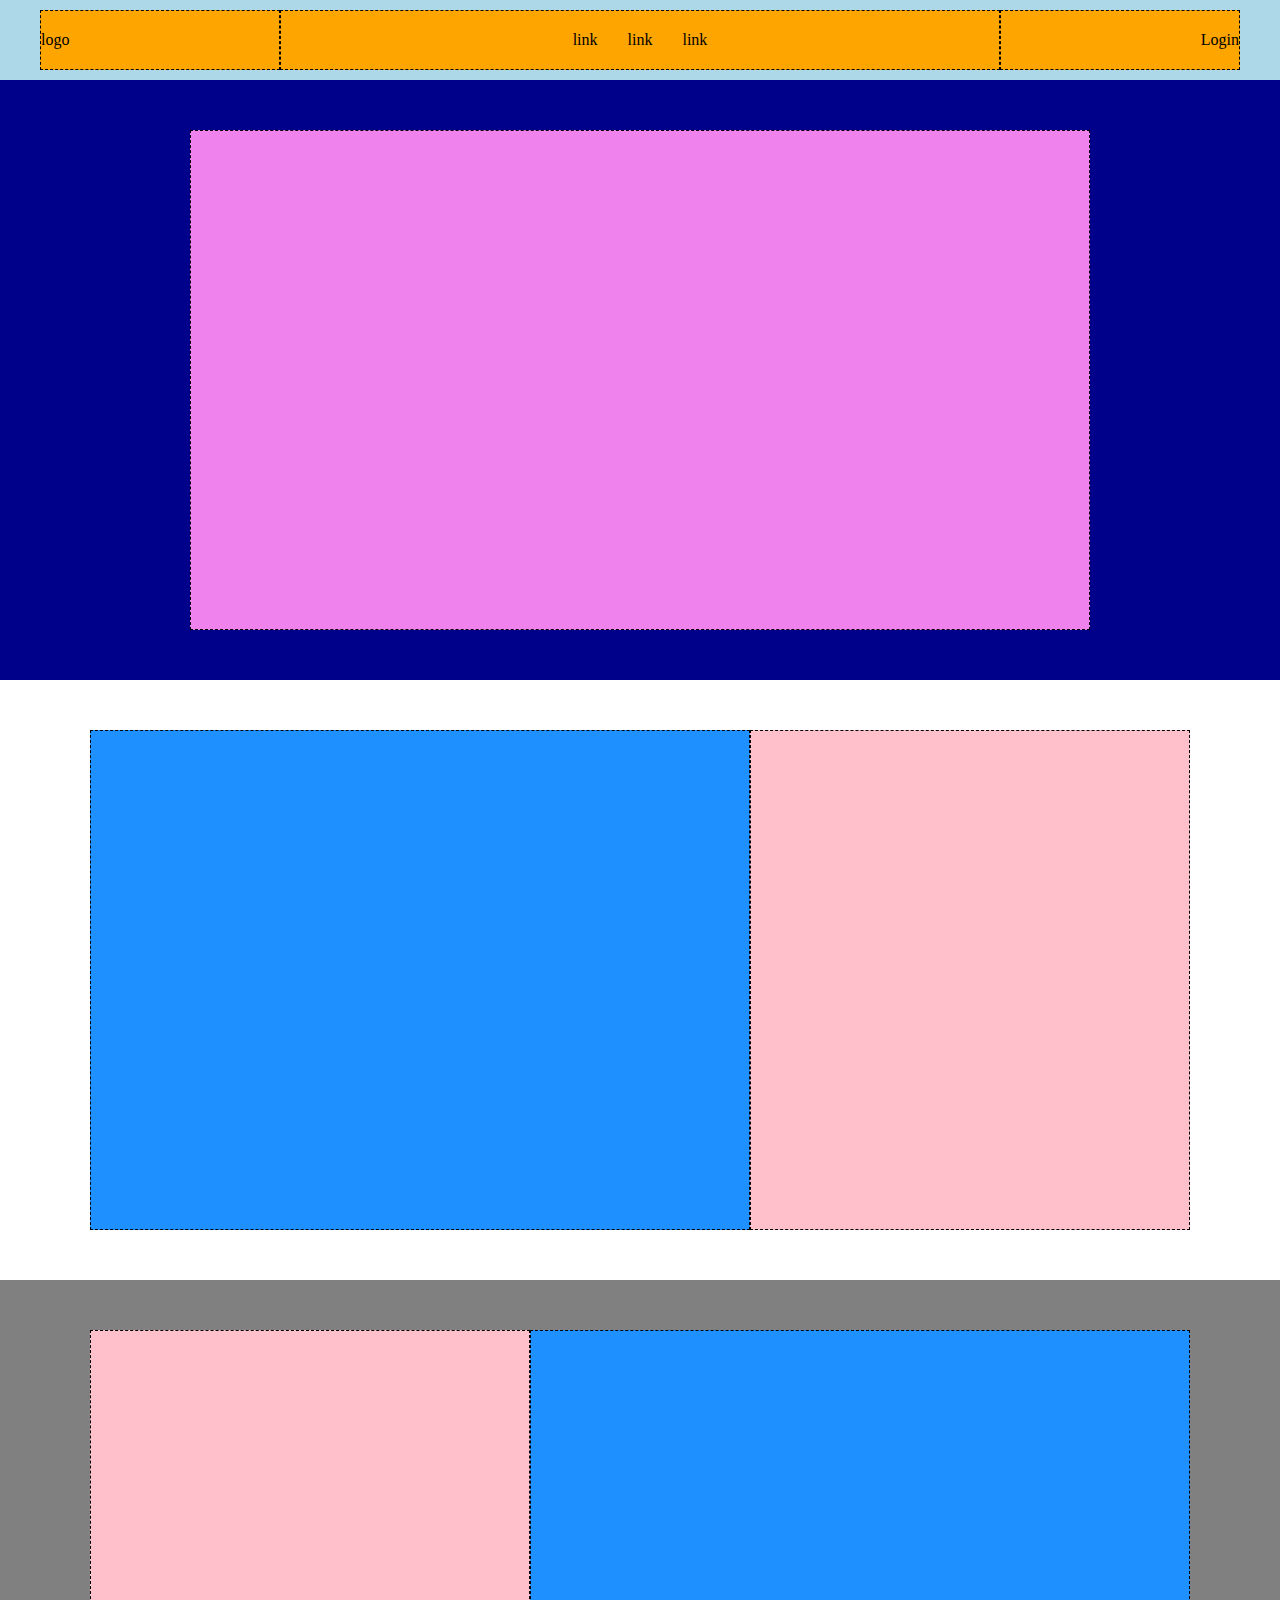
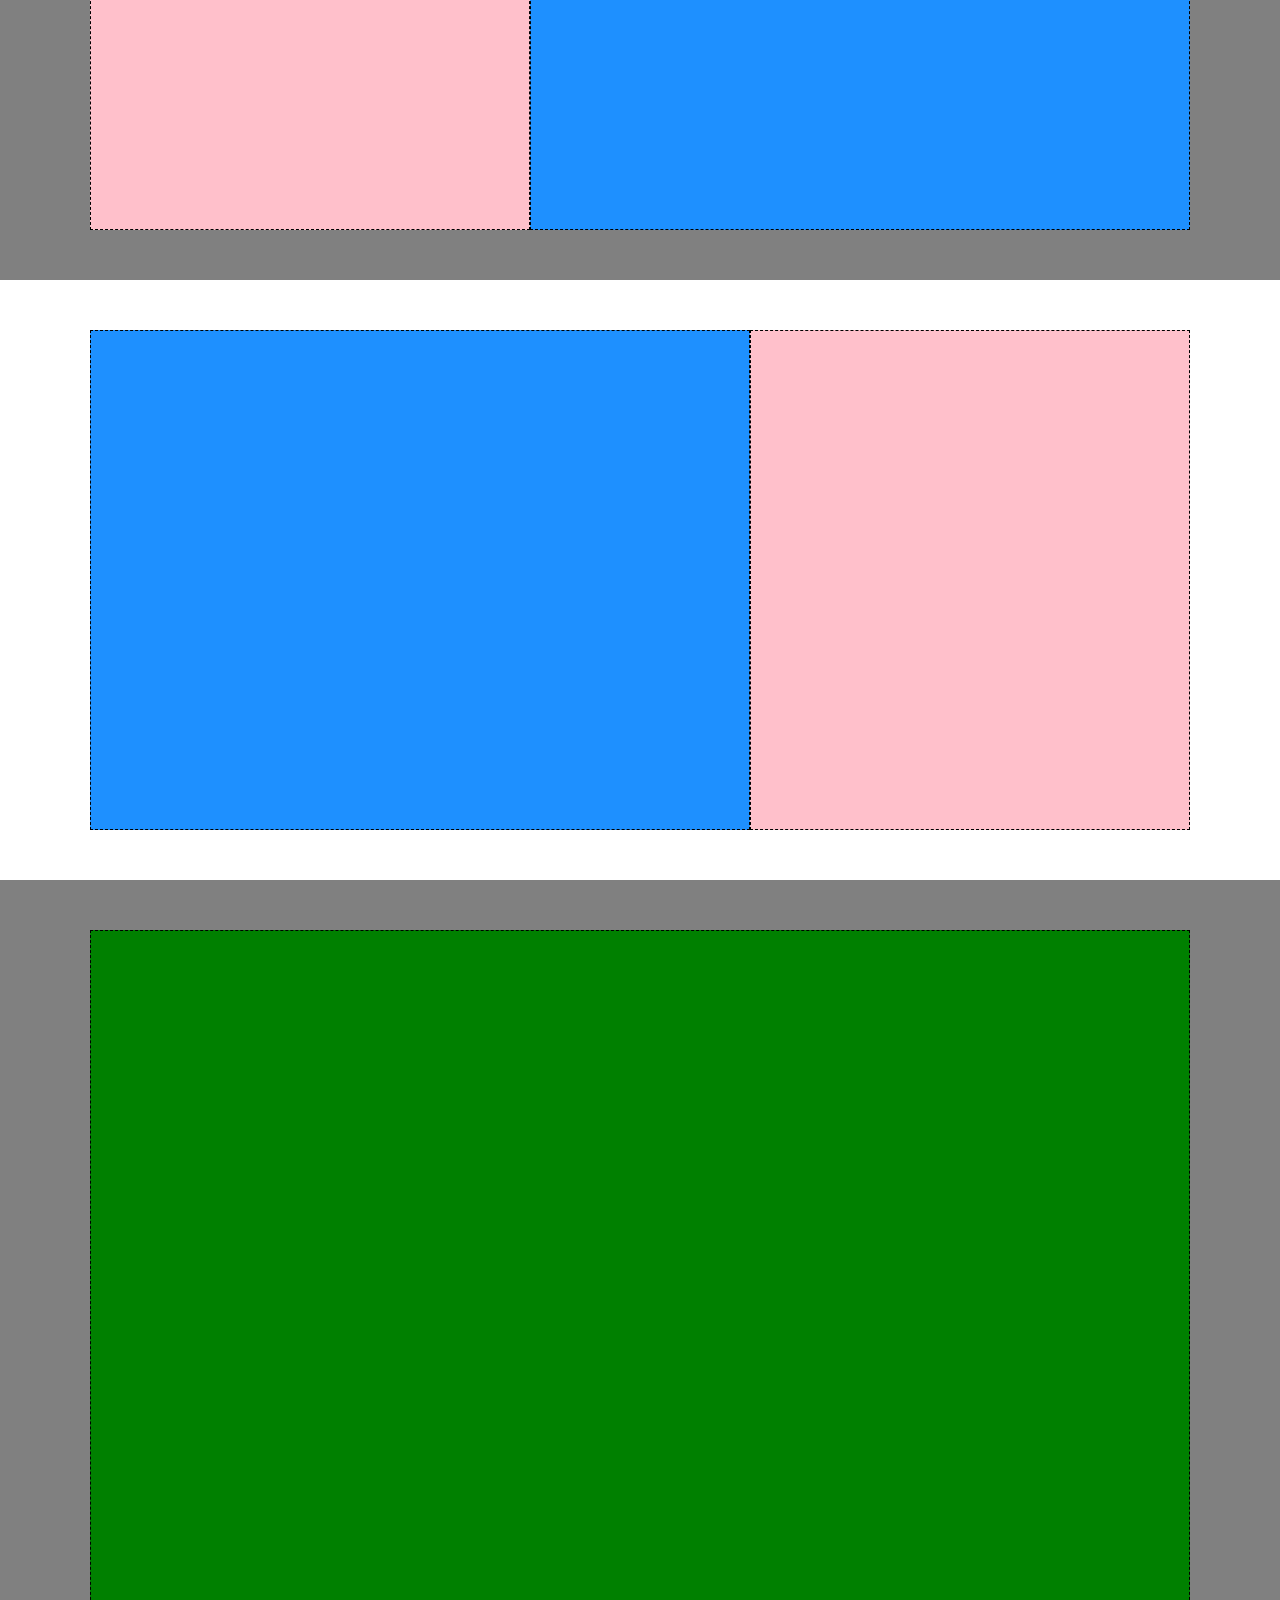
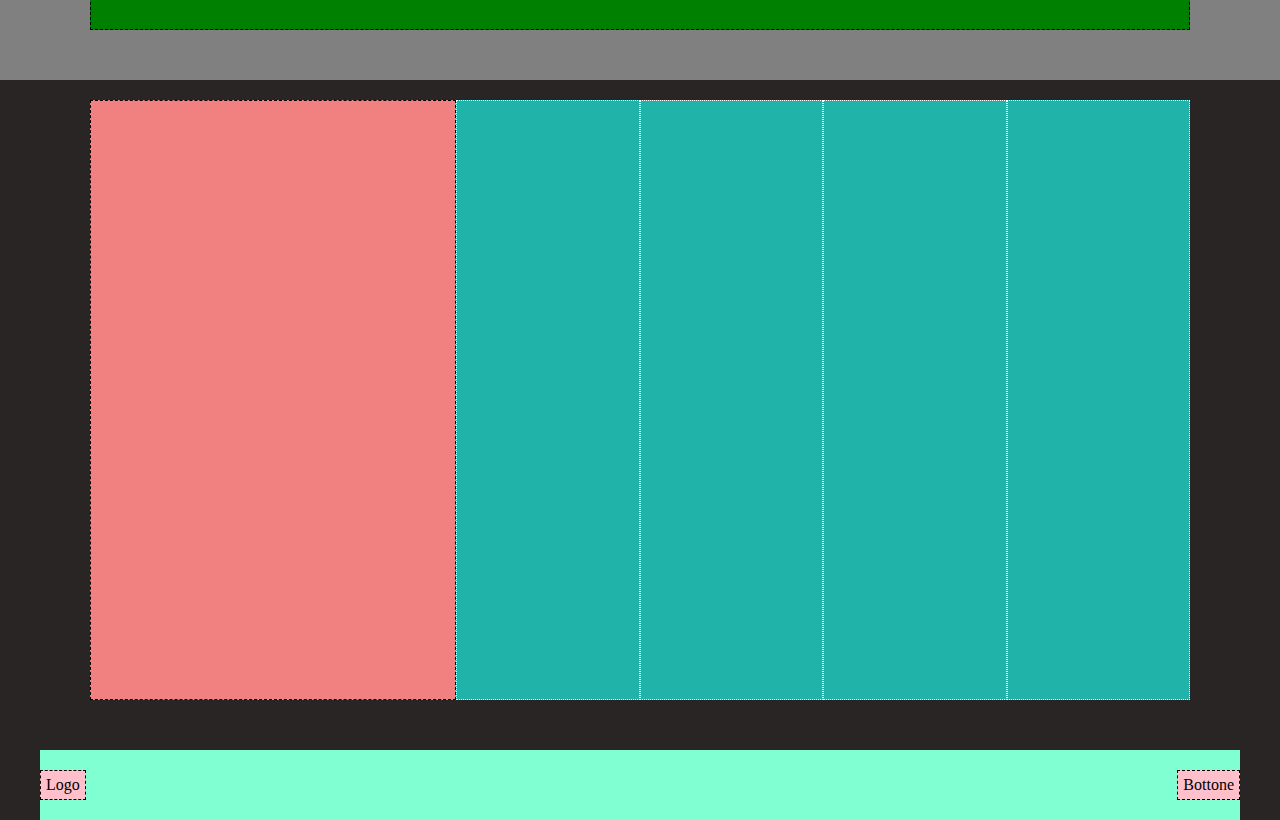
<file: index.html>
<!DOCTYPE html>
<html lang="en">

<head>
  <meta charset="UTF-8">
  <meta name="viewport" content="width=device-width, initial-scale=1.0">
  <link rel="stylesheet" href="./assets/styles.css">
  <title>html-css--discord</title>
</head>

<body>
  <header>
    <div class="container">
      <div class="col-20 bg-orange border-black p-20">logo</div>
      <div class="col-60 bg-orange border-black p-20">
        <ul>
          <li>link</li>
          <li>link</li>
          <li>link</li>
        </ul>
      </div>
      <div class="col-20 bg-orange border-black text-right p-20">Login</div>
    </div>
  </header>
  <main>
    <div class="bg-darkblue py-50">
      <div class="container-sm">
        <div class="col-100 bg-dimpink border-black"></div>
      </div>
    </div>
    <div class="blank">
      <div class="col-60 bg-blue debug-height-500 border-black"></div>
      <div class="col-40 bg-pink debug-height-500 border-black"></div>
    </div>
    <div class="bg-gray">
      <div class="third-container">
        <div class="col-40 bg-pink debug-height-500 bg-blue border-black"></div>
        <div class="col-60 bg-blue debug-height-500 border-black"></div>
      </div>
    </div>
    <div class="blank">
      <div class="col-60 bg-blue debug-height-500 border-black"></div>
      <div class="col-40 bg-pink debug-height-500 border-black"></div>
    </div>
    <div class="bg-gray">
      <div class="container-lg">
        <div class="double-size bg-green border-black"></div>
      </div>
    </div>
    <div class="bg-black bottom-main-container">
      <div class="bottom-main-row">
        <div class="col-40 debug-height-600 peach border-black"></div>
        <div class="col-20 debug-height-600 cyan border-white"></div>
        <div class="col-20 debug-height-600 cyan border-white"></div>
        <div class="col-20 debug-height-600 cyan border-white"></div>
        <div class="col-20 debug-height-600 cyan border-white"></div>
      </div>
    </div>
  </main>

  <footer class="bg-black">
    <div class="footer-container bg-acquamarine">
      <div class="text-logo bg-pink border-black pad-5px">Logo</div>
      <div class="text-bottone bg-pink border-black pad-5px">Bottone</div>
    </div>

  </footer>

</body>

</html>
</file>
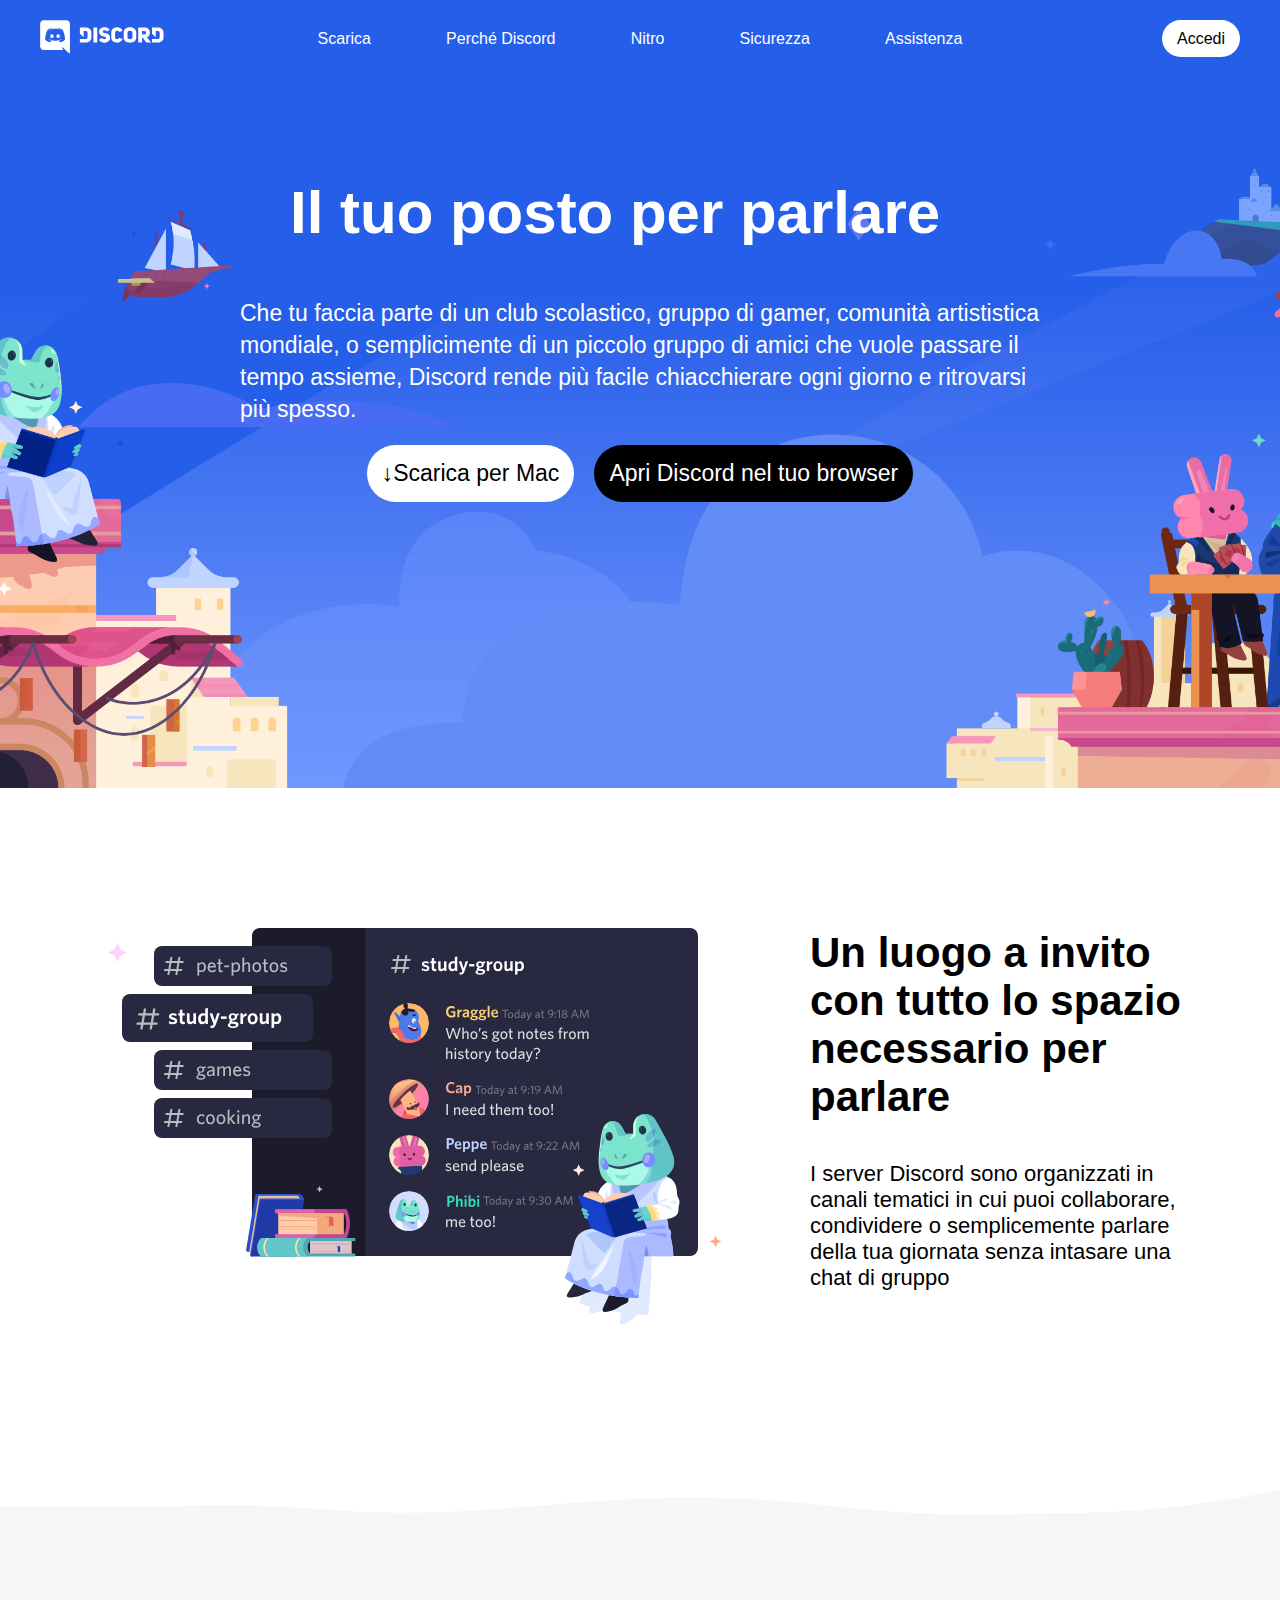
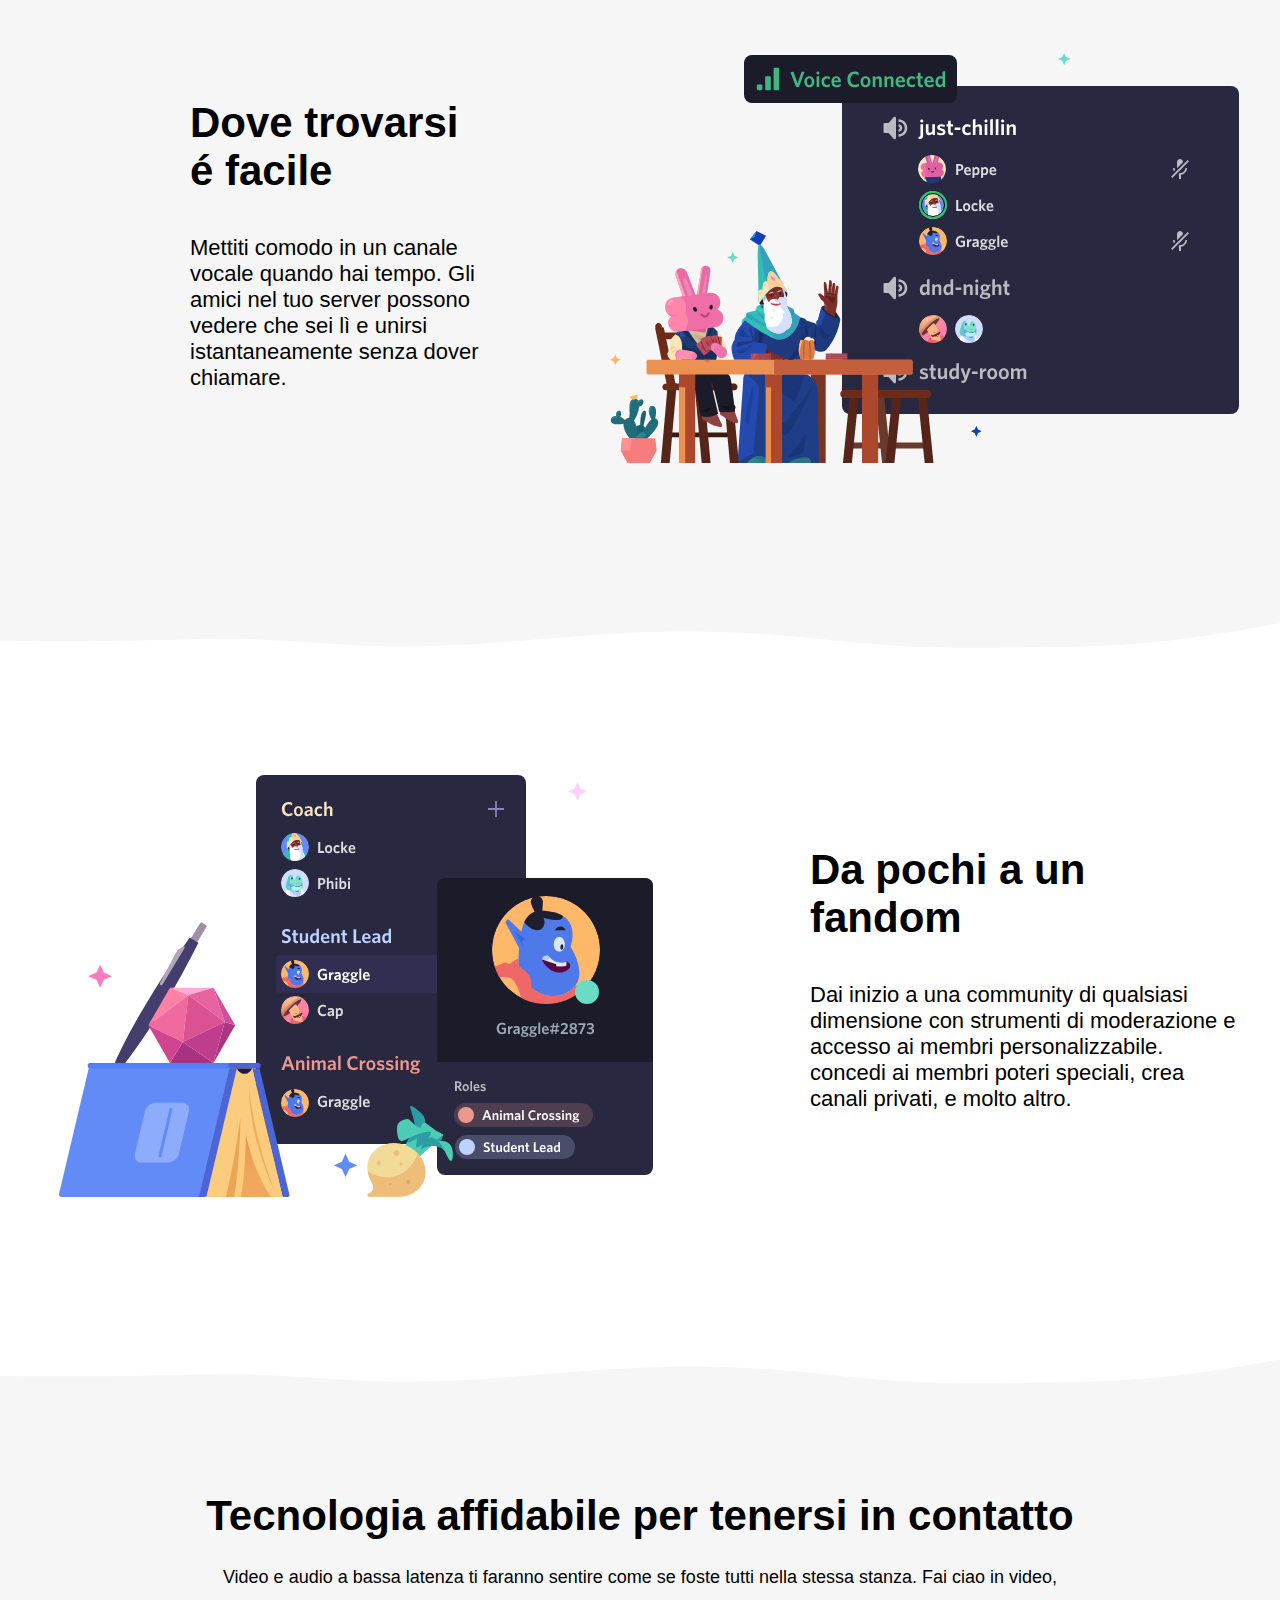
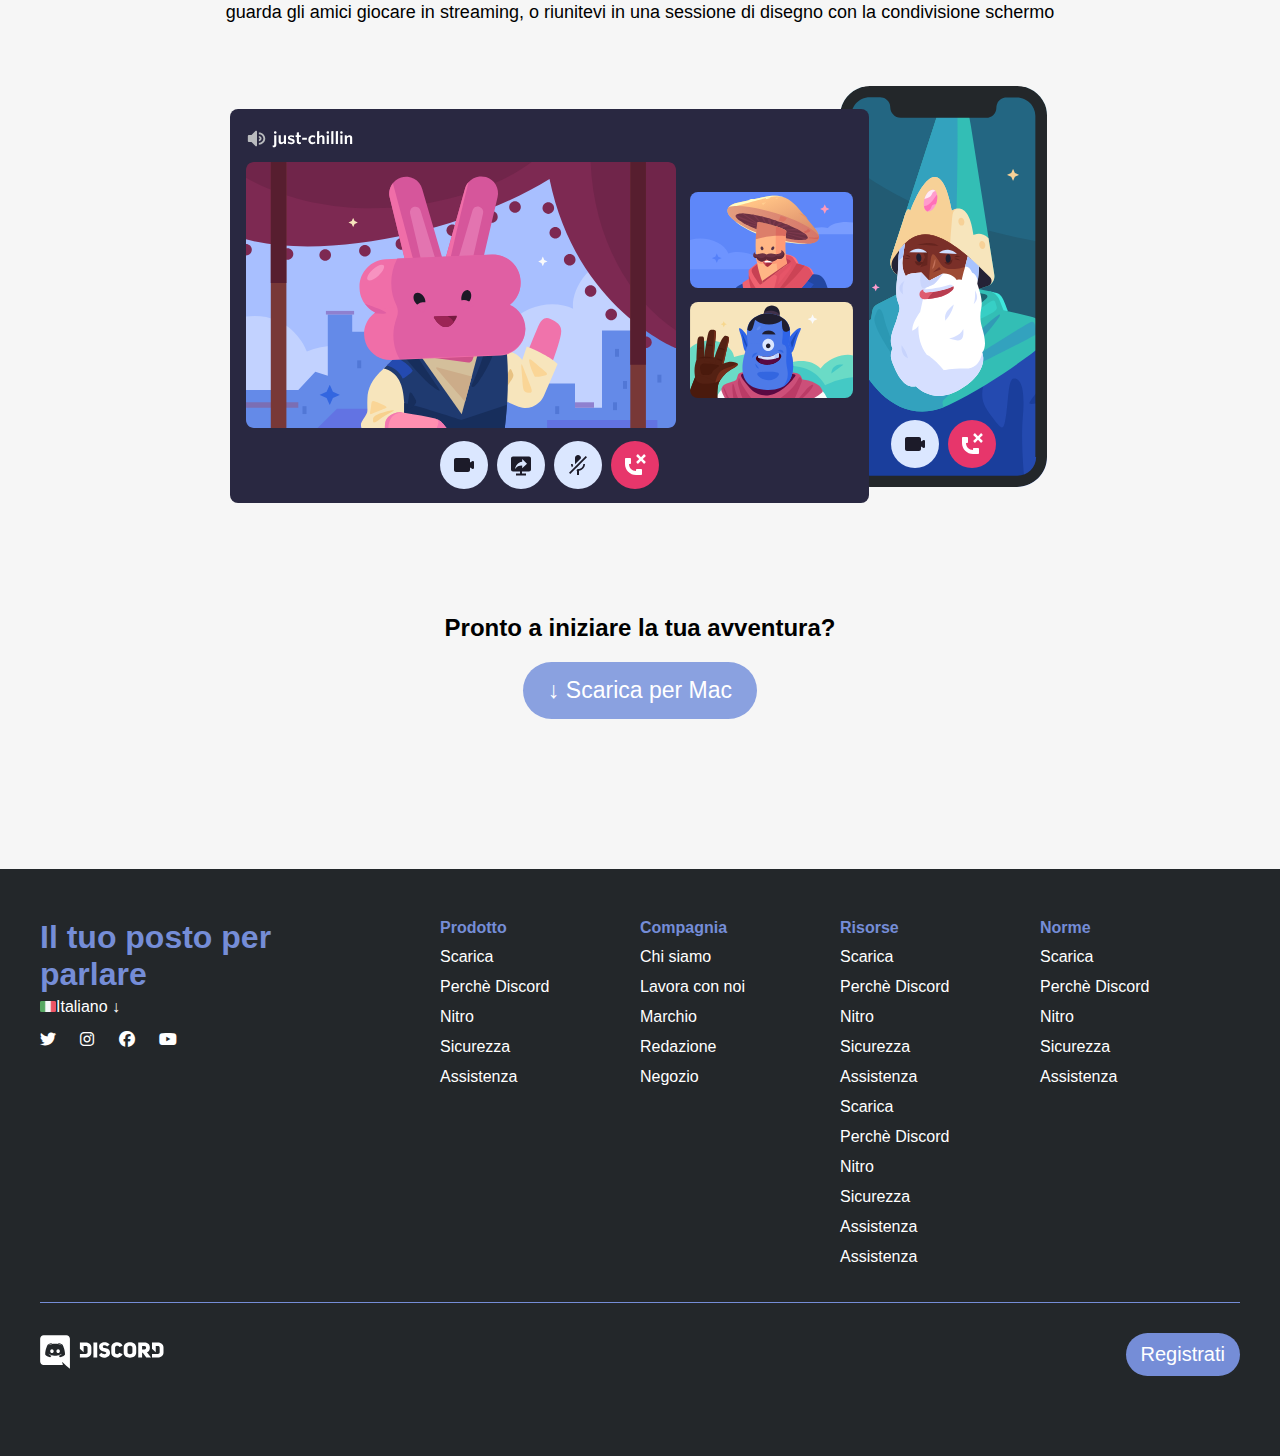
<file: html-css-discord/index.html>
<!DOCTYPE html>
<html lang="en">
<head>
  <meta charset="UTF-8">
  <meta name="viewport" content="width=device-width, initial-scale=1.0">
  <link rel="stylesheet" href="https://cdnjs.cloudflare.com/ajax/libs/font-awesome/6.7.2/css/all.min.css" integrity="sha512-Evv84Mr4kqVGRNSgIGL/F/aIDqQb7xQ2vcrdIwxfjThSH8CSR7PBEakCr51Ck+w+/U6swU2Im1vVX0SVk9ABhg==" crossorigin="anonymous" referrerpolicy="no-referrer" />
  <link rel="stylesheet" href="./styles.css">
  <title>html-css-discord</title>
</head>
<body>
  <header>
    <div class="header-container">
      <div class="col-20 logo"><img src="./img/logo.svg" alt=""></div>
      <div class="header-btns col-60">
        <ul>
          <li>Scarica</li>
          <li>Perché Discord</li>
          <li>Nitro</li>
          <li>Sicurezza</li>
          <li>Assistenza</li>
        </ul>
      </div>
      <div class="col-20 text-right"><span class="bg-white accedi">Accedi</span></div>
    </div>
  </header>

  <main>
    <section class="bg-img">
      <div class="top-container">
        <div class="content">
          <h1 class="title">Il tuo posto per parlare</h1>
          <div class="context">
            <p>Che tu faccia parte di un club scolastico, gruppo di gamer, comunità artististica mondiale, o semplicimente di un piccolo gruppo di amici che vuole passare il tempo assieme, Discord rende più facile chiacchierare ogni giorno e ritrovarsi più spesso.</p>
          </div>
          <div class="top-btns">
              <div class="download"><span class="down-arrow">&darr;</span>Scarica per Mac</div>
              <div class="dc-browser">
                <p>Apri Discord nel tuo browser</p>
              </div>
            </div>
        </div>
      </div>
    </section>
    
    <section class="bg-white">
    <div class="channel-container">
      <div class="channels">
        <div class="channel-img"><img src="./img/item1.svg" alt="channel"></div>
        <div class="channel-context">
          <h1 class="channel-title">Un luogo a invito con tutto lo spazio necessario per parlare</h1>
          <p class="channel-description">I server Discord sono organizzati in canali tematici in cui puoi collaborare, condividere o semplicemente parlare  della tua giornata senza intasare una chat di gruppo</p>
        </div>
      </div>
    </div>
    </section>

    <div class="divider wave1"></div>
    
    <section class="bg-gray">
    <div class="voice-chat">
      <div class="vc-container">
        <div class="vc-context">
          <h1 class="vc-title">Dove trovarsi é facile</h1>
          <p class="vc-desc">Mettiti comodo in un canale vocale quando hai tempo. Gli amici nel tuo server possono vedere che sei lì e unirsi istantaneamente senza dover chiamare.</p>
        </div>
        <div class="vc-image"><img src="./img/item2.svg" alt="voice-chat"></div>
      </div>
    </div>
    </section>

    <div class="divider wave2"></div>

    <section class="bg-white">
      <div class="roles">
        <div class="role-container">
          <div class="role-img"><img src="./img/item3.svg" alt="roles"></div>
          <div class="role-context">
            <h1 class="role-title">Da pochi a un fandom</h1>
            <p class="role-desc">Dai inizio a una community di qualsiasi dimensione con strumenti di moderazione e accesso ai membri personalizzabile. concedi ai membri poteri speciali, crea canali privati, e molto altro.</p>
          </div>
        </div>
      </div>
    </section>    
    <div class="divider wave3"></div>
    <section class="bg-gray">
      <div class="postscript">
        <div class="postscript-container">
          <h1 class="postcript-title">Tecnologia affidabile per tenersi in contatto</h1>
          <p class="postscript-desc">Video e audio a bassa latenza ti faranno sentire come se foste tutti nella stessa stanza. Fai ciao in video, guarda gli amici giocare in streaming, o riunitevi in una sessione di disegno con la condivisione schermo</p>
          <div class="video-image"><img src="./img/item4-big.svg" alt=""></div>
          <h2 class="ready">Pronto a iniziare la tua avventura?</h2>
          <div class="download-btn"><p>&darr; Scarica per Mac</p></div>
        </div>
      </div>
    </section>
  </main>

 <footer>
    <div class="top-footer">
      <div class="footer-container">
        <div class="socials">
          <h1 class="footer-title">Il tuo posto per <br> parlare</h1>
          <span class="language"><img class="ita-img" src="./img/ita.png" alt="ita">Italiano &darr; </span>
          <div class="icons">
            <i class="fa-brands fa-twitter"></i>
            <i class="fa-brands fa-instagram"></i>
            <i class="fa-brands fa-facebook"></i>
            <i class="fa-brands fa-youtube"></i>
          </div>
        </div>
        <div class="products col-20">
          <h4 class="footer-title">Prodotto</h4>
          <ul>
            <li>Scarica</li>
            <li>Perchè Discord</li>
            <li>Nitro</li>
            <li>Sicurezza</li>
            <li>Assistenza</li>
          </ul>
        </div>
        <div class="company col-20">
          <h4 class="footer-title">Compagnia</h4>
          <ul>
            <li>Chi siamo</li>
            <li>Lavora con noi</li>
            <li>Marchio</li>
            <li>Redazione</li>
            <li>Negozio</li>
          </ul>
        </div>
        <div class="resources col-20">
          <h4 class="footer-title">Risorse
          </h4>
          <ul>
            <li>Scarica</li>
            <li>Perchè Discord</li>
            <li>Nitro</li>
            <li>Sicurezza</li>
            <li>Assistenza</li>
            <li>Scarica</li>
            <li>Perchè Discord</li>
            <li>Nitro</li>
            <li>Sicurezza</li>
            <li>Assistenza</li>
            <li>Assistenza</li>
          </ul>
        </div>
        <div class="norms col-20">
          <h4 class="footer-title">Norme</h4>
          <ul>
            <li>Scarica</li>
            <li>Perchè Discord</li>
            <li>Nitro</li>
            <li>Sicurezza</li>
            <li>Assistenza</li>
          </ul>
        </div>
      </div>
    </div>
    <div class="bottom-footer">
      <div class="bottom-footer-container">
      <div class="small-logo"><img src="./img/logo.svg" alt=""></div>
      <span class="register">Registrati</span>
     </div>
    </div>
 </footer>
</body>
</html>
</file>
<file: assets/styles.css>
* {
  margin: 0px;
  padding: 0px;
  box-sizing: border-box;

}

/* general */
header {
  background-color: #ADD8E7;
  padding: 10px 0px;
}

/* layout classes */
.container {
  max-width: 1200px;
  margin: 0 auto;
  display: flex;
}

.container-sm {
  max-width: 900px;
  margin: 0 auto;
}

.blank {
  max-width: 1200px;
  margin: 0 auto;
  display: flex;
  padding: 50px;
}

.third-container {
  max-width: 1200px;
  margin: 0 auto;
  display: flex;
  padding: 50px;
}

.container-lg {
  max-width: 1200px;
  margin: 0 auto;
  padding: 50px;
}


.bottom-main-row {
  max-width: 1200px;
  display: flex;
  margin: 0 auto;
  padding-top: 20px;
  padding-bottom: 50px;
  padding-left: 50px;
  padding-right: 50px;
}

.footer-container {
  max-width: 1200px;
  margin: 0 auto;
  display: flex;
  padding: 20px 0;
  justify-content: space-between;
}

.col-10 {
  width: 10%;
}

.col-20 {
  width: 20%;
}

.col-60 {
  width: 60%;
}

.col-100 {
  width: 100%;
  height: 500px;
}

.col-40 {
  width: 40%;
}

.debug-height-500 {
  height: 500px;
}

.debug-height-600 {
  height: 600px;
}

.double-size {
  height: 700px;
}

/* utilities */
.bg-orange {
  background-color: orange;
}

.border-black {
  border: 1px solid black;
  border-style: dashed;
}

.border-white {
  border: 1px solid white;
  border-style: dotted;
}

.bg-darkblue {
  background-color: #00018B;
}

.bg-dimpink {
  background-color: #EF82ED;
}

.bg-blue {
  background-color: #1E90FF;
}

.bg-pink {
  background-color: pink;
}

.bg-gray {
  background-color: gray;
}

.bg-green {
  background-color: green;
}

.peach {
  background-color: #F08180;
}

.cyan {
  background-color: #20B3AA;
}

.bg-black {
  background-color: rgb(41, 37, 37);
}

.bg-acquamarine {
  background-color: #7FFFD2;
}


.p-20 {
  padding: 20px 0;
}

.py-20 {
  padding: 20px 0;
}

.py-50 {
  padding: 50px 0;
}

.pad-5px {
  padding: 5px;
}

/* content classes */

ul {
  list-style-type: none;
}

header ul {
  display: flex;
  justify-content: center;
}

header ul li {
  margin: 0 15px;
}

.text-right {
  text-align: right;
}
</file>
<file: html-css-discord/styles.css>
*{
  margin: 0;
  padding: 0;
  box-sizing: border-box;
}

/* general */
header{
  background-color: #255EE9;
  padding: 10px 0;
}
body{
  font-family: sans-serif;
}

/* layout classes */
.header-container{
  max-width: 1200px;
  margin: 0 auto;
  display: flex;
  padding: 10px 0;
  align-items: center;
}


.col-20{
  width: 20%;
}

.col-60{
  width: 60%;
}

header ul{
  display: flex;
  justify-content: space-around;
  list-style-type: none;
  
}

/* utilities */
header ul li{
  color: white;
  margin-right: 0 15px;
}

.text-right{
  text-align: right;
}

.accedi{
  background-color: white;
  padding: 10px 15px;
  border-radius: 40px;
}

/* top content */
.bg-img {
    background-image: url(img/jumbo.png);
    background-size: cover;
    background-position: center;
    height: 710px;
    background-repeat: no-repeat;
}

.top-container{
  max-width: 900px;
  margin: 0 auto;
  padding: 50px;
}

.top-btns{
  display: flex;
}

.download{
  margin-right: 20px; 
  background-color: white;
  padding: 15px;
  border-radius: 40px;
}

.title{
  align-items: center;
  padding: 50px;
  color: white;
  font-size: 60px;
}

.context{
  color: white;
  font-size: 23px;
  padding-bottom: 20px;
  line-height: 2rem;
}

.top-btns{
  justify-content: center;
  font-size: 23px;
}

.dc-browser{
  background-color: black;
  color: white;
  padding: 15px;
  border-radius: 40px;
}
/* channel */

.bg-white{
  background-color: white;
}
.channel-container{
  margin: 0 auto;
  max-width: 1200px;
}

.channels{
  display: flex;
  flex-wrap: nowrap;
  padding: 100px 0px;
  align-items: center;
}

.channel-img{
  width: 60%;
  padding: 0 50px;
}

.channel-context{
  width: 40%;
  padding: 0 50px;
}

.channel-title{
  font-size: 42px;
  padding-bottom: 40px ;
}

.channel-description{
  font-size: 22px;
}

.divider{
  aspect-ratio: 2828/200;
  background-repeat: no-repeat;
  background-size: cover;
}

.wave1, .wave3{
  background-image: url(./img/wave-haikei\ \(1\).svg);
}

.wave2{
  background-image: url(./img/wave-haikei\ \(2\).svg);
}
/* voice channel */

.bg-gray{
  background-color: #f6f6f6;
}
.voice-chat{
  margin: 0 auto;
  max-width: 1200px;
}

.vc-container{
  display: flex;
  flex-wrap: wrap;
  padding: 100px;
  align-items: center;
}

.vc-context{
  width: 40%;
  padding: 0 50px;
}

.vc-title{
  font-size: 42px;
  padding-bottom: 40px;
}

.vc-desc{
  font-size: 22px;
}

.vc-image{
  width: 60%;
  padding: 0 50px;
}

/* roles */
.roles{
  max-width: 1200px;
  margin: 0 auto;
}

.role-container{
  display: flex;
  flex-wrap: wrap;
  padding: 100px 0;
  align-items: center;
}

.role-img{
  width: 60%;
  padding-right: 50px;
}

.role-context{
  width: 40%;
  padding-left: 50px;
}

.role-title{
  font-size: 42px;
  padding-bottom: 40px;
}

.role-desc{
  font-size: 22px;
}

/* postscipt */

.postscript{
  margin: 0 auto;
  max-width: 880px;
}

.postscript-container{
  flex-wrap: wrap;
  display: flex;
  flex-direction: column;
  justify-content: center;
  align-items: center;
}

.postcript-title{
  font-size: 42px;
  padding-top: 100px;
  padding-bottom: 20px;
}

.postscript-desc{
  font-size: 18px;
  text-align: center;
  line-height: 35px;
}

.ready{
  padding-top: 50px;
  padding-bottom: 20px;
}

.download-btn{
  font-size: 23px;
  padding: 15px 25px;
  border-radius: 40px;
  background-color: #8AA1E0;
  color: white;
  margin-bottom: 150px;
}

footer{
  background-color: #23272A;
}


.top-footer{
  margin: 0 auto;
  max-width: 1200px;
}

.footer-container{
  display: flex;
  padding-top: 50px;
  padding-bottom: 30px;
}

.socials{
  width: 40%;
}
.language .ita-img{
  max-width: 4%;
  height: auto;
}

.language, .icons{
  color: white;
}

.footer-title{
  color: #758DD7;
  padding-bottom: 5px;
}

footer ul{
  list-style-type: none;
}

footer ul li{
color: white;
line-height: 30px;
}

.icons{
  padding: 15px 0;
}

.icons i{
  margin-right: 20px;
}

.bottom-footer{
  max-width: 1200px;
  margin: 0 auto;
}

.bottom-footer-container{
  display: flex;
  align-items: center;
  justify-content: space-between;
  padding-top: 30px;
  padding-bottom: 80px;
  border-top: 0.1px solid #758DD7;
}

.register{
  background-color: #758DD7;
  color: white;
  padding: 10px 15px;
  border-radius: 40px;
  font-size: 20px;
}
</file>
